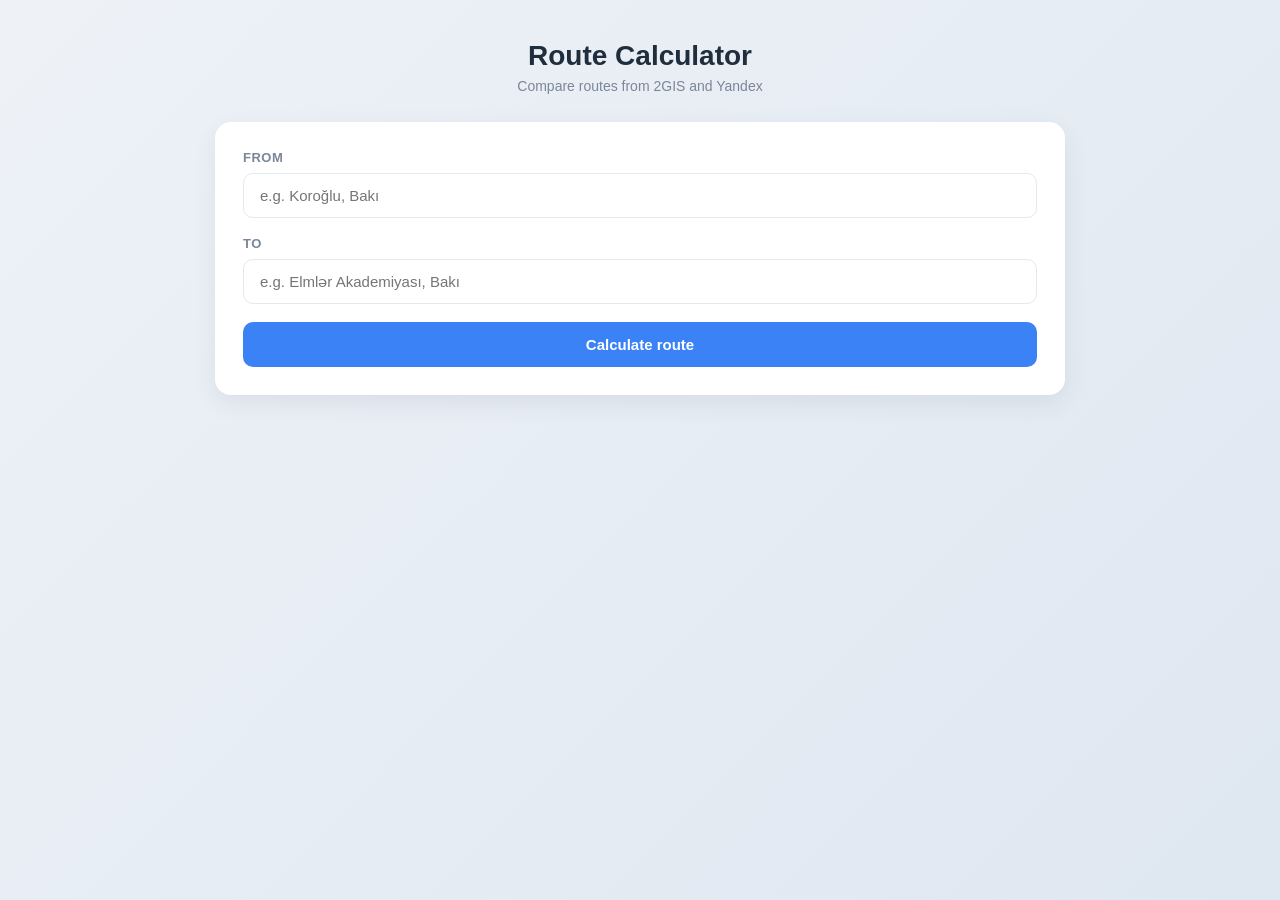
<file: docs/index.html>
<!DOCTYPE html>
<html lang="en">
<head>
    <meta charset="UTF-8">
    <meta name="viewport" content="width=device-width, initial-scale=1.0">
    <title>Routing Tracker</title>
    <link rel="stylesheet" href="styles.css">
</head>
<body>
    <div class="container">
        <header class="header">
            <h1>Route Calculator</h1>
            <p class="subtitle">Compare routes from 2GIS and Yandex</p>
        </header>

        <div class="card">
            <div class="form-group">
                <label for="from">From</label>
                <input id="from" type="text" placeholder="e.g. Koroğlu, Bakı" autocomplete="off">
            </div>

            <div class="form-group">
                <label for="to">To</label>
                <input id="to" type="text" placeholder="e.g. Elmlər Akademiyası, Bakı" autocomplete="off">
            </div>

            <button id="calculateBtn" onclick="calculateRoute()">
                <span class="btn-label">Calculate route</span>
            </button>
        </div>

        <div id="result" class="result-card"></div>
    </div>

    <script src="script.js"></script>
</body>
</html>
</file>
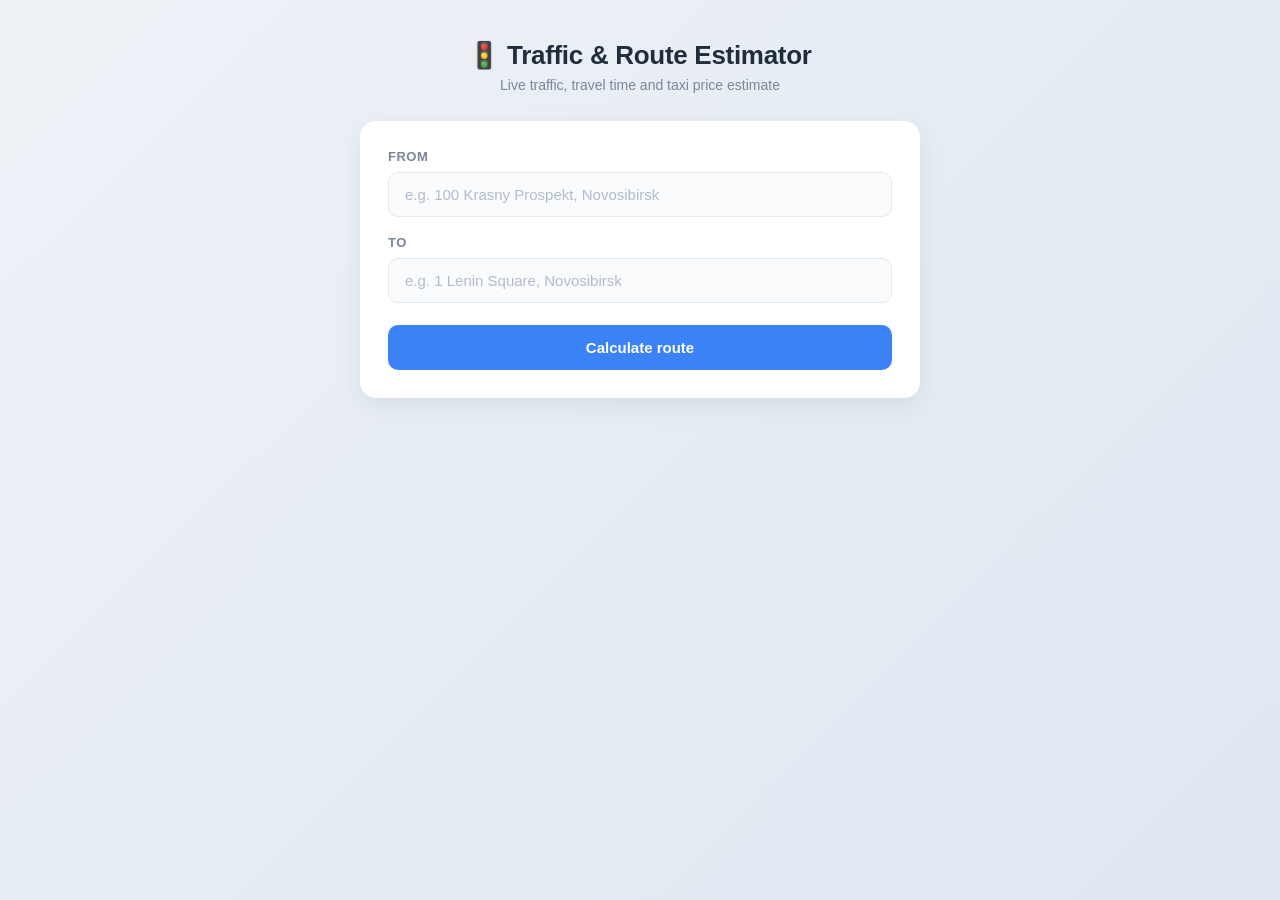
<file: RoutingTracker Front/index.html>
<!DOCTYPE html>
<html lang="en">
<head>
    <meta charset="UTF-8">
    <meta name="viewport" content="width=device-width, initial-scale=1.0">
    <title>Traffic & Route Estimator</title>
    <link rel="stylesheet" href="styles.css">
</head>
<body>
    <div class="container">
        <header class="header">
            <h1>🚦 Traffic & Route Estimator</h1>
            <p class="subtitle">Live traffic, travel time and taxi price estimate</p>
        </header>

        <div class="card">
            <div class="form-group">
                <label for="from">From</label>
                <input
                    type="text"
                    id="from"
                    placeholder="e.g. 100 Krasny Prospekt, Novosibirsk"
                    autocomplete="off">
            </div>

            <div class="form-group">
                <label for="to">To</label>
                <input
                    type="text"
                    id="to"
                    placeholder="e.g. 1 Lenin Square, Novosibirsk"
                    autocomplete="off">
            </div>

            <button id="calculateBtn" onclick="calculateRoute()">
                <span class="btn-label">Calculate route</span>
            </button>
        </div>

        <div id="result" class="result-card"></div>
    </div>

    <script src="script.js"></script>
</body>
</html>
</file>
<file: docs/styles.css>
* {
    box-sizing: border-box;
    margin: 0;
    padding: 0;
}

:root {
    --bg-from: #eef2f7;
    --bg-to: #dfe7f1;
    --card-bg: #ffffff;
    --text: #1f2d3d;
    --text-muted: #7a8699;
    --border: #e3e9f1;
    --accent: #3b82f6;
    --accent-hover: #2563eb;
    --accent-soft: #eff6ff;
    --success: #16a34a;
    --danger: #dc2626;
    --shadow: 0 8px 24px rgba(31, 45, 61, 0.08);
}

body {
    font-family: -apple-system, BlinkMacSystemFont, "Segoe UI", Roboto, Arial, sans-serif;
    background: linear-gradient(135deg, var(--bg-from), var(--bg-to));
    min-height: 100vh;
    color: var(--text);
    padding: 40px 20px;
}

.container {
    width: 100%;
    max-width: 850px;
    margin: 0 auto;
}

.header {
    text-align: center;
    margin-bottom: 28px;
}

.header h1 {
    font-size: 28px;
    margin-bottom: 6px;
}

.subtitle {
    color: var(--text-muted);
    font-size: 14px;
}

.card, .result-card {
    background: var(--card-bg);
    border-radius: 16px;
    padding: 28px;
    box-shadow: var(--shadow);
}

.form-group {
    margin-bottom: 18px;
}

label {
    display: block;
    font-size: 13px;
    font-weight: 600;
    color: var(--text-muted);
    text-transform: uppercase;
    letter-spacing: .5px;
    margin-bottom: 8px;
}

input {
    width: 100%;
    padding: 13px 16px;
    font-size: 15px;
    border: 1px solid var(--border);
    border-radius: 10px;
    font-family: inherit;
}

input:focus {
    outline: none;
    border-color: var(--accent);
    box-shadow: 0 0 0 3px rgba(59,130,246,.15);
}

button {
    width: 100%;
    padding: 14px;
    font-size: 15px;
    font-weight: 600;
    color: white;
    background: var(--accent);
    border: none;
    border-radius: 10px;
    cursor: pointer;
}

button:hover:not(:disabled) { background: var(--accent-hover); }
button:disabled { background: #b7c3d3; cursor: not-allowed; }

.result-card {
    margin-top: 20px;
    display: none;
}

.result-card.visible { display: block; }

.result-title {
    font-size: 16px;
    font-weight: 700;
    margin-bottom: 14px;
}

.route-meta {
    display: grid;
    gap: 5px;
    color: var(--text-muted);
    font-size: 14px;
    padding-bottom: 20px;
    border-bottom: 1px solid var(--border);
}

.providers {
    display: grid;
    gap: 18px;
    margin-top: 20px;
}

.provider-card {
    border: 1px solid var(--border);
    border-radius: 14px;
    padding: 18px;
}

.provider-header {
    display: flex;
    justify-content: space-between;
    align-items: center;
    gap: 12px;
    margin-bottom: 12px;
}

.provider-name {
    font-size: 18px;
    font-weight: 700;
}

.mode-name {
    color: var(--text-muted);
    font-size: 14px;
    margin-top: 3px;
}

.route-count {
    background: var(--accent-soft);
    color: var(--accent);
    padding: 5px 10px;
    border-radius: 999px;
    font-size: 12px;
    font-weight: 600;
    white-space: nowrap;
}

.traffic-info {
    font-size: 13px;
    color: var(--text-muted);
    margin-bottom: 12px;
}

.route-list {
    display: grid;
    gap: 10px;
}

.route-option {
    background: #f8fafc;
    border: 1px solid var(--border);
    border-radius: 10px;
    padding: 14px;
}

.route-option-header {
    display: flex;
    justify-content: space-between;
    gap: 10px;
    margin-bottom: 12px;
}

.route-number {
    font-weight: 700;
}

.algorithm {
    color: var(--text-muted);
    font-size: 12px;
}

.route-stats {
    display: grid;
    grid-template-columns: 1fr 1fr;
    gap: 10px;
}

.stat {
    display: flex;
    justify-content: space-between;
    gap: 10px;
}

.stat-label { color: var(--text-muted); }
.stat-value { font-weight: 700; }

.error-provider {
    border-color: #fecaca;
    background: #fffafa;
}

.provider-error, .error {
    padding: 12px 14px;
    background: #fef2f2;
    color: var(--danger);
    border-radius: 9px;
    font-size: 14px;
}

.loading {
    text-align: center;
    color: var(--text-muted);
}

.spinner {
    display: inline-block;
    width: 16px;
    height: 16px;
    border: 2px solid var(--border);
    border-top-color: var(--accent);
    border-radius: 50%;
    animation: spin .7s linear infinite;
    vertical-align: middle;
    margin-right: 8px;
}

@keyframes spin {
    to { transform: rotate(360deg); }
}

@media (max-width: 600px) {
    body { padding: 20px 12px; }
    .card, .result-card { padding: 18px; }
    .route-stats { grid-template-columns: 1fr; }
}
</file>
<file: RoutingTracker Front/styles.css>
* {
    box-sizing: border-box;
    margin: 0;
    padding: 0;
}

:root {
    --bg-from: #eef2f7;
    --bg-to: #dfe7f1;
    --card-bg: #ffffff;
    --text: #1f2d3d;
    --text-muted: #7a8699;
    --border: #e3e9f1;
    --accent: #3b82f6;
    --accent-hover: #2563eb;
    --accent-soft: #eff6ff;
    --success: #16a34a;
    --warning: #f59e0b;
    --danger: #dc2626;
    --shadow: 0 8px 24px rgba(31, 45, 61, 0.08);
}

body {
    font-family: -apple-system, BlinkMacSystemFont, "Segoe UI", Roboto, Arial, sans-serif;
    background: linear-gradient(135deg, var(--bg-from) 0%, var(--bg-to) 100%);
    min-height: 100vh;
    color: var(--text);
    padding: 40px 20px;
    display: flex;
    justify-content: center;
    align-items: flex-start;
}

.container {
    width: 100%;
    max-width: 560px;
}

.header {
    text-align: center;
    margin-bottom: 28px;
}

.header h1 {
    font-size: 26px;
    font-weight: 700;
    letter-spacing: -0.3px;
    margin-bottom: 6px;
}

.subtitle {
    color: var(--text-muted);
    font-size: 14px;
}

.card,
.result-card {
    background: var(--card-bg);
    border-radius: 16px;
    padding: 28px;
    box-shadow: var(--shadow);
}

.form-group {
    margin-bottom: 18px;
}

label {
    display: block;
    font-size: 13px;
    font-weight: 600;
    color: var(--text-muted);
    text-transform: uppercase;
    letter-spacing: 0.5px;
    margin-bottom: 8px;
}

input {
    width: 100%;
    padding: 13px 16px;
    font-size: 15px;
    color: var(--text);
    background: #f9fbfd;
    border: 1px solid var(--border);
    border-radius: 10px;
    transition: border-color 0.2s, background 0.2s, box-shadow 0.2s;
    font-family: inherit;
}

input::placeholder {
    color: #b0bccd;
}

input:focus {
    outline: none;
    background: #ffffff;
    border-color: var(--accent);
    box-shadow: 0 0 0 3px rgba(59, 130, 246, 0.15);
}

button {
    width: 100%;
    padding: 14px;
    font-size: 15px;
    font-weight: 600;
    color: #ffffff;
    background: var(--accent);
    border: none;
    border-radius: 10px;
    cursor: pointer;
    transition: background 0.2s, transform 0.05s;
    font-family: inherit;
    margin-top: 4px;
}

button:hover:not(:disabled) {
    background: var(--accent-hover);
}

button:active:not(:disabled) {
    transform: translateY(1px);
}

button:disabled {
    background: #b7c3d3;
    cursor: not-allowed;
}

.result-card {
    margin-top: 20px;
    display: none;
}

.result-card.visible {
    display: block;
    animation: fadeIn 0.25s ease;
}

@keyframes fadeIn {
    from { opacity: 0; transform: translateY(6px); }
    to   { opacity: 1; transform: translateY(0); }
}

.result-title {
    font-size: 15px;
    font-weight: 700;
    color: var(--text-muted);
    text-transform: uppercase;
    letter-spacing: 0.5px;
    margin-bottom: 16px;
}

.result-row {
    display: flex;
    justify-content: space-between;
    align-items: center;
    padding: 12px 0;
    border-bottom: 1px solid var(--border);
    font-size: 15px;
}

.result-row:last-child {
    border-bottom: none;
}

.result-label {
    color: var(--text-muted);
    font-weight: 500;
}

.result-value {
    font-weight: 600;
    text-align: right;
}

.traffic-low    { color: var(--success); }
.traffic-medium { color: var(--warning); }
.traffic-high   { color: var(--danger); }

.badge {
    display: inline-block;
    padding: 3px 10px;
    border-radius: 999px;
    font-size: 12px;
    font-weight: 600;
    background: var(--accent-soft);
    color: var(--accent);
    margin-left: 6px;
}

.error {
    padding: 14px 16px;
    background: #fef2f2;
    color: var(--danger);
    border: 1px solid #fecaca;
    border-radius: 10px;
    font-size: 14px;
}

.loading {
    text-align: center;
    color: var(--text-muted);
    font-size: 14px;
    padding: 10px 0;
}

.spinner {
    display: inline-block;
    width: 16px;
    height: 16px;
    border: 2px solid var(--border);
    border-top-color: var(--accent);
    border-radius: 50%;
    animation: spin 0.7s linear infinite;
    vertical-align: middle;
    margin-right: 8px;
}

@keyframes spin {
    to { transform: rotate(360deg); }
}



.provider-section {
    margin-top: 24px;
}

.provider-title {
    font-size: 18px;
    font-weight: 700;
    text-transform: uppercase;
    margin-bottom: 12px;
    padding-bottom: 8px;
    border-bottom: 2px solid var(--border);
}

.route-card {
    border: 1px solid var(--border);
    border-radius: 12px;
    padding: 14px 16px;
    margin-bottom: 12px;
    background: #fafcff;
}

.route-header {
    margin-bottom: 4px;
}

.transport-title {
    font-size: 16px;
    font-weight: 700;
}

.result-muted {
    color: var(--text-muted);
}

.route-error {
    margin-top: 12px;
    padding: 10px 12px;
    border-radius: 8px;
    background: #fef2f2;
    color: var(--danger);
    font-size: 13px;
}
</file>
